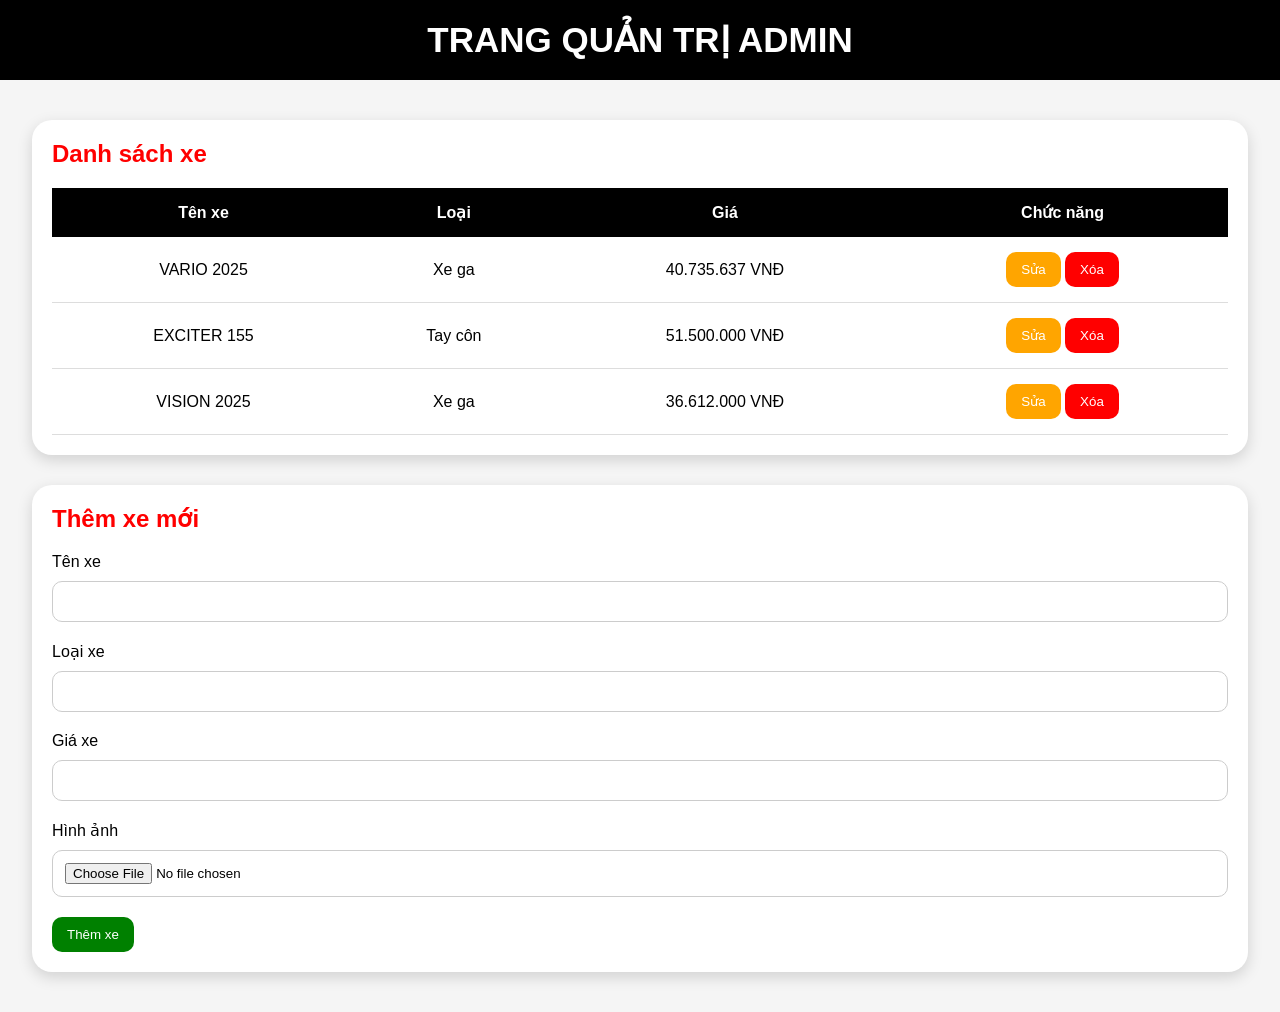
<file: admin.html>
<!DOCTYPE html>
<html lang="vi">
<head>
    <meta charset="UTF-8">
    <meta name="viewport" content="width=device-width, initial-scale=1.0">
    <title>Trang Admin</title>
    <style>
        *{
            margin: 0;
            padding: 0;
            box-sizing: border-box;
            font-family: Arial, Helvetica, sans-serif;
        }
        body{
            background: #f5f5f5;
        }
        .admin-header{
            width: 100%;
            background: black;
            color: white;
            padding: 20px;
            text-align: center;
        }
        .admin-header h1{
            font-size: 35px;
        }
        .admin-container{
            width: 95%;
            margin: 40px auto;
        }
        .admin-card{
            background: white;
            padding: 20px;
            border-radius: 20px;
            box-shadow: 0 5px 15px rgba(0,0,0,0.15);
            margin-bottom: 30px;
        }
        .admin-card h2{
            margin-bottom: 20px;
            color: red;
        }
        table{
            width: 100%;
            border-collapse: collapse;
        }

        table th{
            background: black;
            color: white;
            padding: 15px;
        }

        table td{
            padding: 15px;
            text-align: center;
            border-bottom: 1px solid #ddd;
        }
        button{
            padding: 10px 15px;
            border: none;
            border-radius: 10px;
            cursor: pointer;
            color: white;
            transition: 0.3s;
        }
        .edit{
            background: orange;
        }

        .delete{
            background: red;
        }
        button:hover{
            transform: scale(1.05);
        }
        .form-group{
            margin-bottom: 20px;
        }

        .form-group label{
            display: block;
            margin-bottom: 10px;
        }
        .form-group input{
            width: 100%;
            padding: 12px;
            border: 1px solid #ccc;
            border-radius: 10px;
        }
        .add-btn{
            background: green;
        }

    </style>
</head>
<body>
    <div class="admin-header">
        <h1>TRANG QUẢN TRỊ ADMIN</h1>
    </div>
    <div class="admin-container">
        <div class="admin-card">
            <h2>Danh sách xe</h2>
            <table>
                <tr>
                    <th>Tên xe</th>
                    <th>Loại</th>
                    <th>Giá</th>
                    <th>Chức năng</th>
                </tr>
                <tr>
                    <td>VARIO 2025</td>
                    <td>Xe ga</td>
                    <td>40.735.637 VNĐ</td>
                    <td>
                        <button class="edit">Sửa</button>
                        <button class="delete">Xóa</button>
                    </td>
                </tr>
                <tr>
                    <td>EXCITER 155</td>
                    <td>Tay côn</td>
                    <td>51.500.000 VNĐ</td>
                    <td>
                        <button class="edit">Sửa</button>
                        <button class="delete">Xóa</button>
                    </td>
                </tr>
                <tr>
                    <td>VISION 2025</td>
                    <td>Xe ga</td>
                    <td>36.612.000 VNĐ</td>
                    <td>
                        <button class="edit">Sửa</button>
                        <button class="delete">Xóa</button>
                    </td>
                </tr>
            </table>
        </div>
        <div class="admin-card">
            <h2>Thêm xe mới</h2>
            <div class="form-group">
                <label>Tên xe</label>
                <input type="text">
            </div>
            <div class="form-group">
                <label>Loại xe</label>
                <input type="text">
            </div>
            <div class="form-group">
                <label>Giá xe</label>
                <input type="text">
            </div>
            <div class="form-group">
                <label>Hình ảnh</label>
                <input type="file">
            </div>
            <button class="add-btn">Thêm xe</button>
        </div>
    </div>
</body>
</html>
</file>
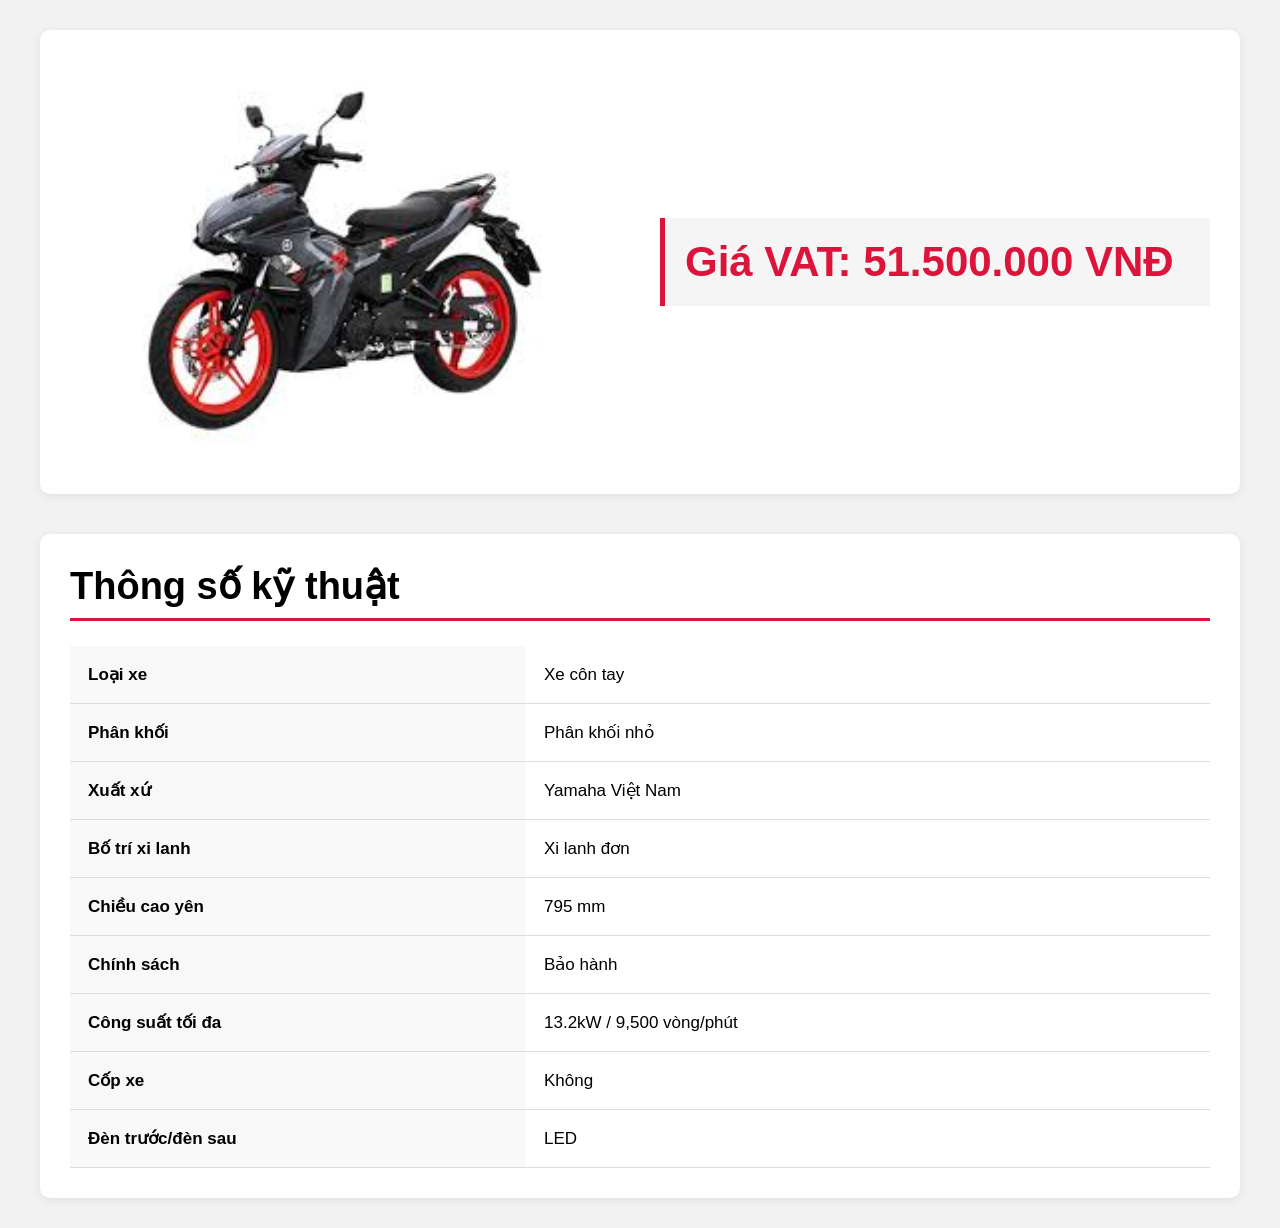
<file: exciter.html>
<!DOCTYPE html>
<html lang="vi">
<head>
  <meta charset="UTF-8">
  <meta name="viewport" content="width=device-width, initial-scale=1.0">
  <title>Chi tiết xe máy exciter</title>
  <style>
   *{
  margin:0;
  padding:0;
  box-sizing:border-box;
  font-family:Arial, Helvetica, sans-serif;
}
body{
  background:#f2f2f2;
  padding:30px;
}
.container{
  max-width:1200px;
  margin:auto;
}
.product-box{
  background:#fff;
  border-radius:10px;
  padding:30px;
  display:flex;
  gap:40px;
  align-items:center;
  box-shadow:0 2px 10px rgba(0,0,0,0.08);
}
.product-image{
  flex:1;
  text-align:center;
}
.product-image img{
  width:100%;
  max-width:500px;
}
.product-info{
  flex:1;
}
.price-box{
  background:#f5f5f5;
  border-left:5px solid crimson;
  padding:20px;
}
.new-price{
  color:crimson;
  font-size:42px;
  font-weight:bold;
}
.specs{
  margin-top:40px;
  background:#fff;
  border-radius:10px;
  padding:30px;
  box-shadow:0 2px 10px rgba(0,0,0,0.08);
}
.specs h2{
  font-size:38px;
  margin-bottom:25px;
  padding-bottom:10px;
  border-bottom:3px solid crimson;
}
table{
  width:100%;
  border-collapse:collapse;
}
td{
  padding:18px;
  border-bottom:1px solid #ddd;
  font-size:17px;
}
td:first-child{
  width:40%;
  background:#f8f8f8;
  font-weight:bold;
}
  </style>
</head>
<body>
  <div class="container">
    <div class="product-box">

      <div class="product-image">
        <img src="./images (1).jfif" alt="exciter">
      </div>
      <div class="product-info">
        <div class="price-box">
          <div class="new-price">
            Giá VAT: 51.500.000 VNĐ
          </div>
        </div>
      </div>
    </div>
    <div class="specs">
  <h2>Thông số kỹ thuật</h2>
  <table>
    <tr>
      <td>Loại xe</td>
      <td>Xe côn tay</td>
    </tr>
    <tr>
      <td>Phân khối</td>
      <td>Phân khối nhỏ</td>
    </tr>
    <tr>
      <td>Xuất xứ</td>
      <td>Yamaha Việt Nam</td>
    </tr>
    <tr>
      <td>Bố trí xi lanh</td>
      <td>Xi lanh đơn</td>
    </tr>
    <tr>
      <td>Chiều cao yên</td>
      <td>795 mm</td>
    </tr>
    <tr>
      <td>Chính sách</td>
      <td>Bảo hành</td>
    </tr>
    <tr>
      <td>Công suất tối đa</td>
      <td>13.2kW / 9,500 vòng/phút</td>
    </tr>
    <tr>
      <td>Cốp xe</td>
      <td>Không</td>
    </tr>
    <tr>
      <td>Đèn trước/đèn sau</td>
      <td>LED</td>
    </tr>
  </table>
</div>
    </div>
  </div>
</body>
</html>
</file>
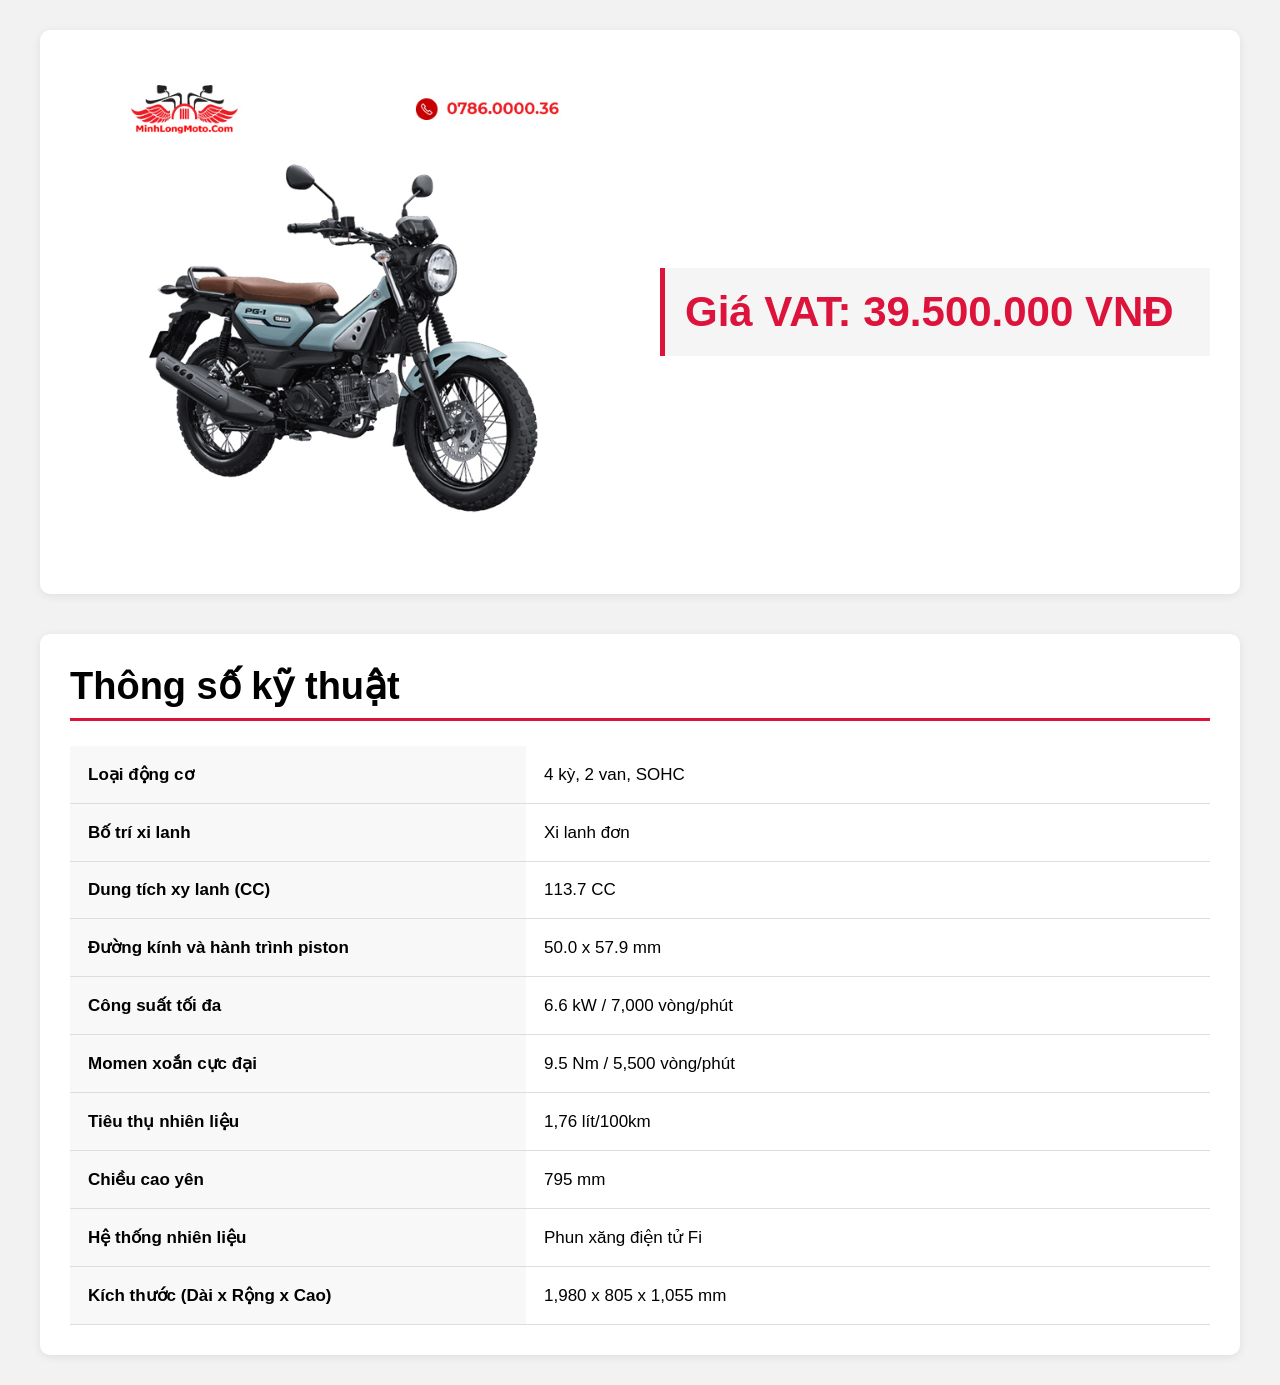
<file: pg1.html>
<!DOCTYPE html>
<html lang="vi">
<head>
  <meta charset="UTF-8">
  <meta name="viewport" content="width=device-width, initial-scale=1.0">
  <title>Chi tiết xe máy YamahaPG-1</title>
  <style>
   *{
  margin:0;
  padding:0;
  box-sizing:border-box;
  font-family:Arial, Helvetica, sans-serif;
}
body{
  background:#f2f2f2;
  padding:30px;
}
.container{
  max-width:1200px;
  margin:auto;
}
.product-box{
  background:#fff;
  border-radius:10px;
  padding:30px;
  display:flex;
  gap:40px;
  align-items:center;
  box-shadow:0 2px 10px rgba(0,0,0,0.08);
}
.product-image{
  flex:1;
  text-align:center;
}
.product-image img{
  width:100%;
  max-width:500px;
}
.product-info{
  flex:1;
}
.price-box{
  background:#f5f5f5;
  border-left:5px solid crimson;
  padding:20px;
}
.new-price{
  color:crimson;
  font-size:42px;
  font-weight:bold;
}
.specs{
  margin-top:40px;
  background:#fff;
  border-radius:10px;
  padding:30px;
  box-shadow:0 2px 10px rgba(0,0,0,0.08);
}
.specs h2{
  font-size:38px;
  margin-bottom:25px;
  padding-bottom:10px;
  border-bottom:3px solid crimson;
}
table{
  width:100%;
  border-collapse:collapse;
}
td{
  padding:18px;
  border-bottom:1px solid #ddd;
  font-size:17px;
}
td:first-child{
  width:40%;
  background:#f8f8f8;
  font-weight:bold;
}
  </style>
</head>
<body>
  <div class="container">
    <div class="product-box">
      <div class="product-image">
        <img src="./pg1-bns3-xanh-den-bac.jpg" alt="YamahaPG-1">
      </div>
      <div class="product-info">
        <div class="price-box">
          <div class="new-price">
            Giá VAT: 39.500.000 VNĐ
          </div>
        </div>
      </div>
    </div>
    <div class="specs">
  <h2>Thông số kỹ thuật</h2>
  <table>
    <tr>
      <td>Loại động cơ</td>
      <td>4 kỳ, 2 van, SOHC</td>
    </tr>
    <tr>
      <td>Bố trí xi lanh</td>
      <td>Xi lanh đơn</td>
    </tr>
    <tr>
      <td>Dung tích xy lanh (CC)</td>
      <td>113.7 CC</td>
    </tr>
    <tr>
      <td>Đường kính và hành trình piston</td>
      <td>50.0 x 57.9 mm</td>
    </tr>
    <tr>
      <td>Công suất tối đa</td>
      <td>6.6 kW / 7,000 vòng/phút</td>
    </tr>
    <tr>
      <td>Momen xoắn cực đại</td>
      <td>9.5 Nm / 5,500 vòng/phút</td>
    </tr>
    <tr>
      <td>Tiêu thụ nhiên liệu</td>
      <td>1,76 lít/100km</td>
    </tr>
    <tr>
      <td>Chiều cao yên</td>
      <td>795 mm</td>
    </tr>
    <tr>
      <td>Hệ thống nhiên liệu</td>
      <td>Phun xăng điện tử Fi</td>
    </tr>
    <tr>
      <td>Kích thước (Dài x Rộng x Cao)</td>
      <td>1,980 x 805 x 1,055 mm</td>
    </tr>
  </table>
</div>
</div>
</div>
</body>
</html>
</file>
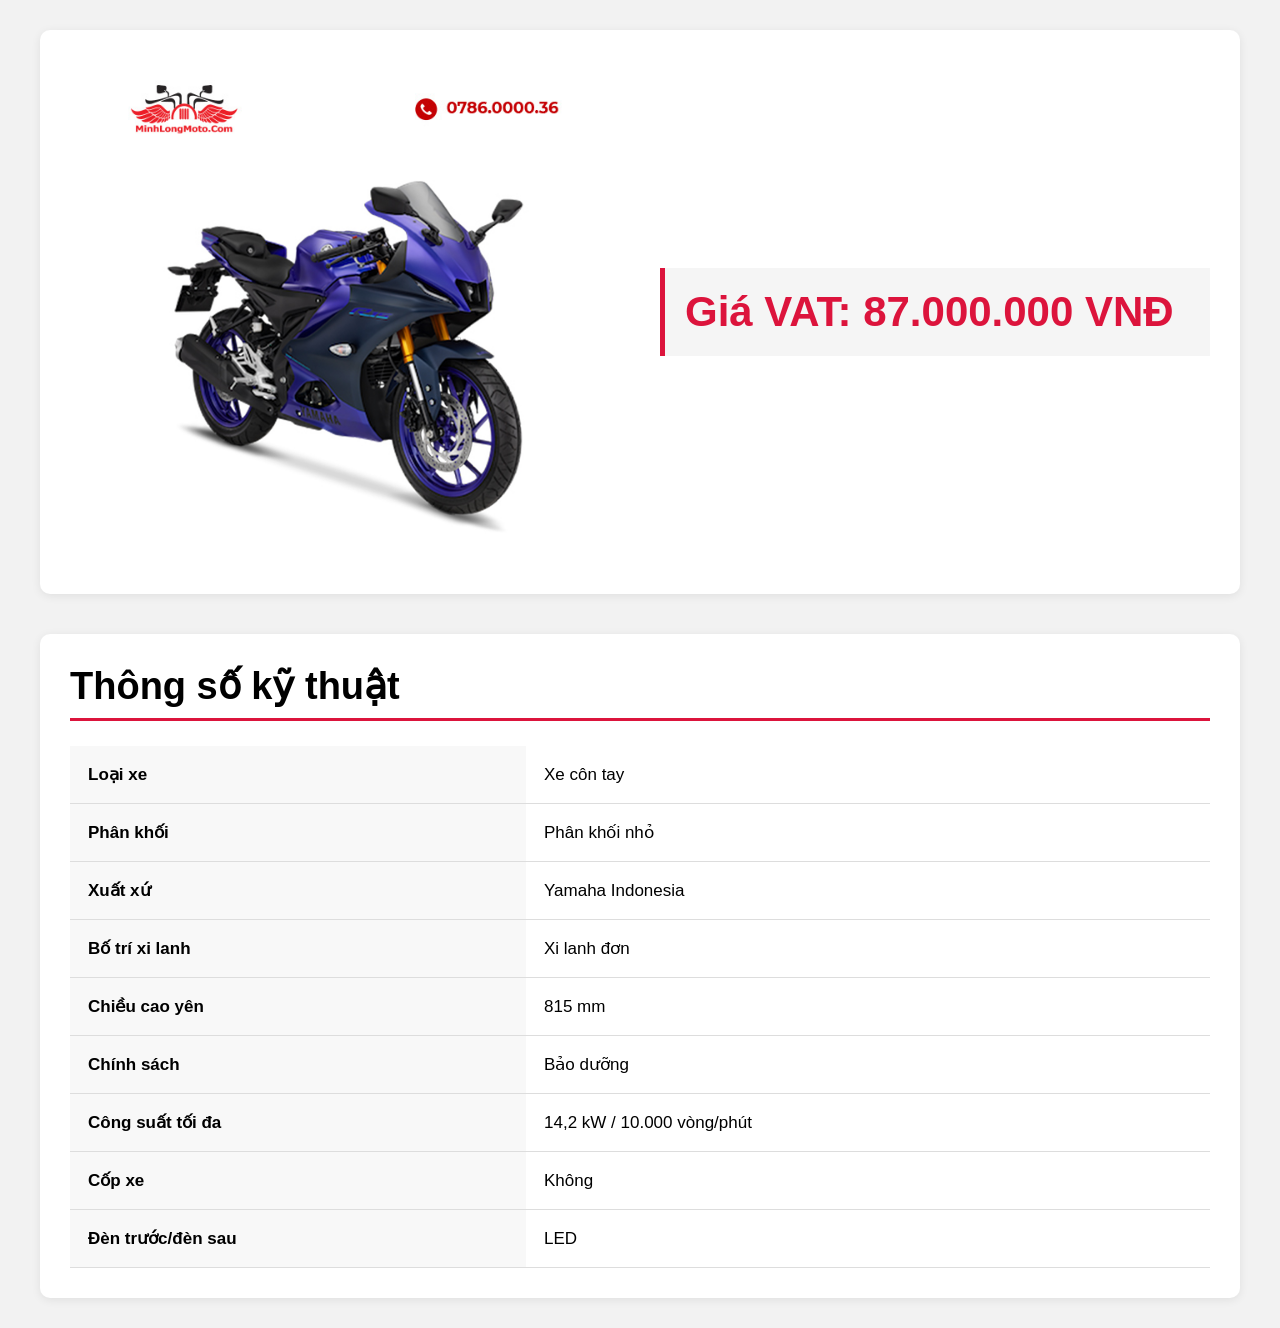
<file: R15.html>
<!DOCTYPE html>
<html lang="vi">
<head>
  <meta charset="UTF-8">
  <meta name="viewport" content="width=device-width, initial-scale=1.0">
  <title>Chi tiết xe máy YAMAHAR15V4</title>
  <style>
  *{
  margin:0;
  padding:0;
  box-sizing:border-box;
  font-family:Arial, Helvetica, sans-serif;
}
body{
  background:#f2f2f2;
  padding:30px;
}
.container{
  max-width:1200px;
  margin:auto;
}
.product-box{
  background:#fff;
  border-radius:10px;
  padding:30px;
  display:flex;
  gap:40px;
  align-items:center;
  box-shadow:0 2px 10px rgba(0,0,0,0.08);
}
.product-image{
  flex:1;
  text-align:center;
}
.product-image img{
  width:100%;
  max-width:500px;
}
.product-info{
  flex:1;
}
.price-box{
  background:#f5f5f5;
  border-left:5px solid crimson;
  padding:20px;
}
.new-price{
  color:crimson;
  font-size:42px;
  font-weight:bold;
}
.specs{
  margin-top:40px;
  background:#fff;
  border-radius:10px;
  padding:30px;
  box-shadow:0 2px 10px rgba(0,0,0,0.08);
}
.specs h2{
  font-size:38px;
  margin-bottom:25px;
  padding-bottom:10px;
  border-bottom:3px solid crimson;
}
table{
  width:100%;
  border-collapse:collapse;
}
td{
  padding:18px;
  border-bottom:1px solid #ddd;
  font-size:17px;
}
td:first-child{
  width:40%;
  background:#f8f8f8;
  font-weight:bold;
}
  </style>
</head>
<body>
  <div class="container">
    <div class="product-box">

      <div class="product-image">
        <img src="./yamaha-r15v4-bnd1-xanh.jpg" alt="YAMAHAR15V4">
      </div>
      <div class="product-info">
        <div class="price-box">
          <div class="new-price">
            Giá VAT:  87.000.000 VNĐ
          </div>
        </div>
      </div>
    </div>
    <div class="specs">
  <h2>Thông số kỹ thuật</h2>
  <table>
    <tr>
      <td>Loại xe</td>
      <td>Xe côn tay</td>
    </tr>
    <tr>
      <td>Phân khối</td>
      <td>Phân khối nhỏ</td>
    </tr>
    <tr>
      <td>Xuất xứ</td>
      <td>Yamaha Indonesia</td>
    </tr>
    <tr>
      <td>Bố trí xi lanh</td>
      <td>Xi lanh đơn</td>
    </tr>
    <tr>
      <td>Chiều cao yên</td>
      <td>815 mm</td>
    </tr>
    <tr>
      <td>Chính sách</td>
      <td>Bảo dưỡng</td>
    </tr>
    <tr>
      <td>Công suất tối đa</td>
      <td>14,2 kW / 10.000 vòng/phút</td>
    </tr>
    <tr>
      <td>Cốp xe</td>
      <td>Không</td>
    </tr>
    <tr>
      <td>Đèn trước/đèn sau</td>
      <td>LED</td>
    </tr>
  </table>
</div>
  </div>
</body>
</html>
</file>
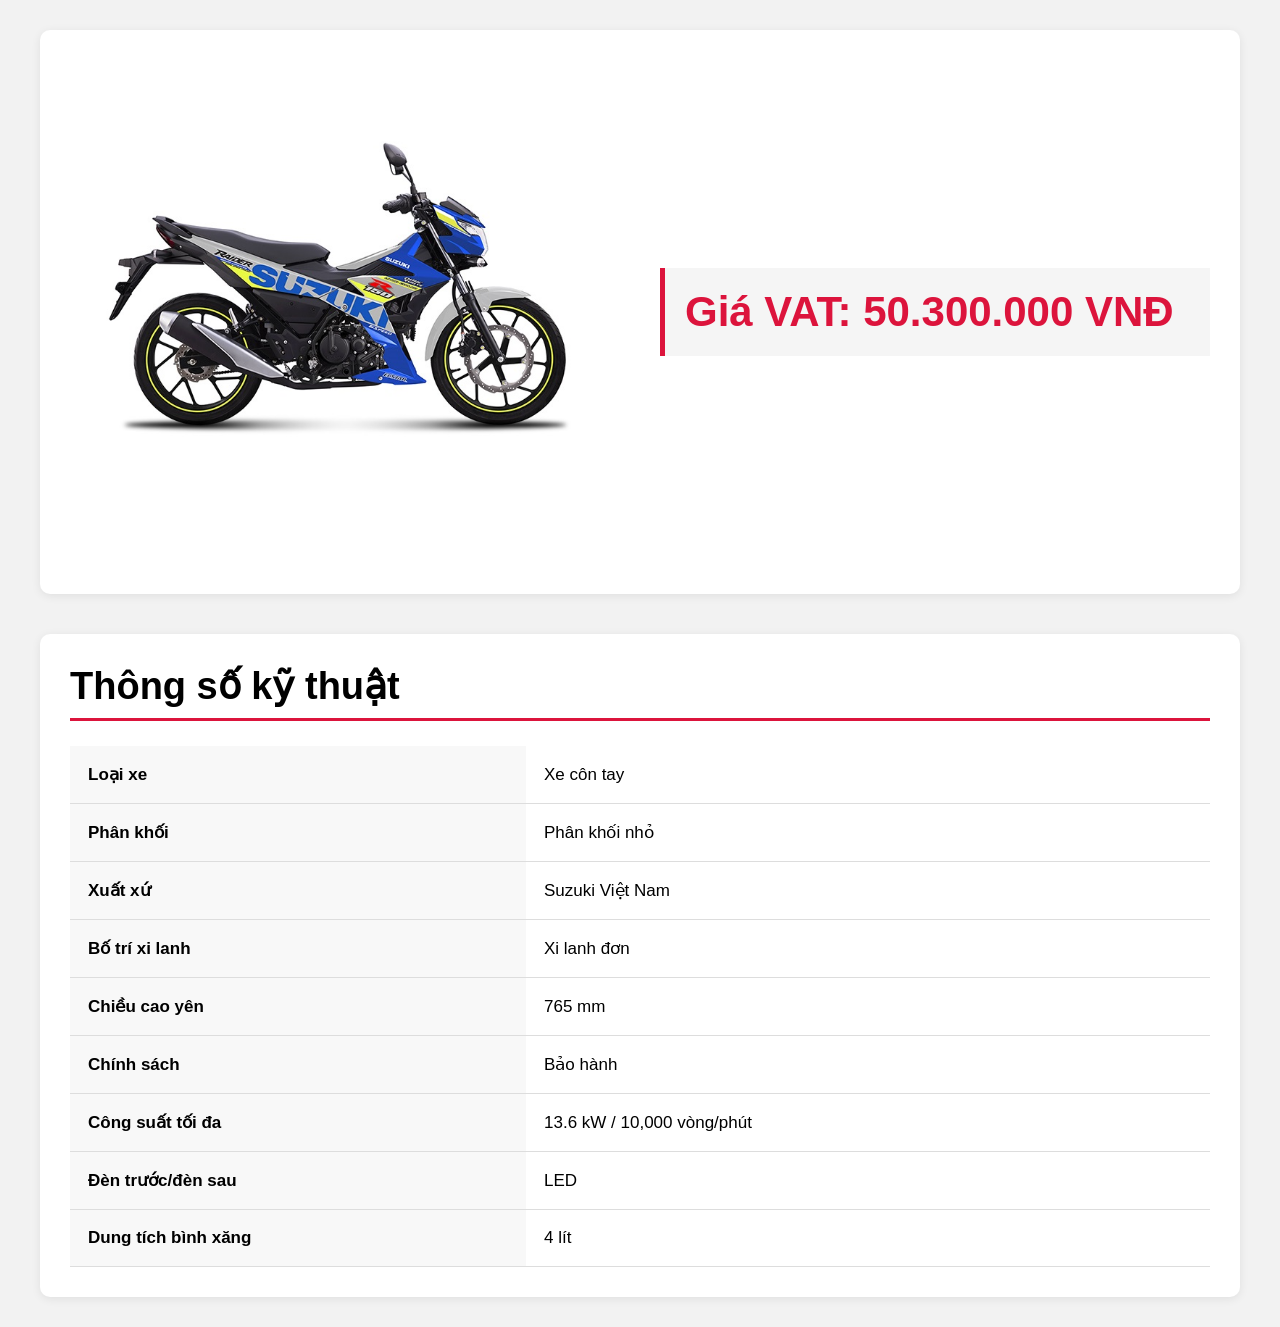
<file: raider.html>
<!DOCTYPE html>
<html lang="vi">
<head>
  <meta charset="UTF-8">
  <meta name="viewport" content="width=device-width, initial-scale=1.0">
  <title>Chi tiết xe máy raider</title>
  <style>
    *{
  margin:0;
  padding:0;
  box-sizing:border-box;
  font-family:Arial, Helvetica, sans-serif;
}
body{
  background:#f2f2f2;
  padding:30px;
}
.container{
  max-width:1200px;
  margin:auto;
}
.product-box{
  background:#fff;
  border-radius:10px;
  padding:30px;
  display:flex;
  gap:40px;
  align-items:center;
  box-shadow:0 2px 10px rgba(0,0,0,0.08);
}
.product-image{
  flex:1;
  text-align:center;
}
.product-image img{
  width:100%;
  max-width:500px;
}
.product-info{
  flex:1;
}
.price-box{
  background:#f5f5f5;
  border-left:5px solid crimson;
  padding:20px;
}
.new-price{
  color:crimson;
  font-size:42px;
  font-weight:bold;
}
.specs{
  margin-top:40px;
  background:#fff;
  border-radius:10px;
  padding:30px;
  box-shadow:0 2px 10px rgba(0,0,0,0.08);
}
.specs h2{
  font-size:38px;
  margin-bottom:25px;
  padding-bottom:10px;
  border-bottom:3px solid crimson;
}
table{
  width:100%;
  border-collapse:collapse;
}
td{
  padding:18px;
  border-bottom:1px solid #ddd;
  font-size:17px;
}
td:first-child{
  width:40%;
  background:#f8f8f8;
  font-weight:bold;
}
  </style>
</head>
<body>
  <div class="container">
    <div class="product-box">

      <div class="product-image">
        <img src="./raider-homepage-thumbnail.jpg" alt="raider">
      </div>
      <div class="product-info">
        <div class="price-box">
          <div class="new-price">
            Giá VAT: 50.300.000 VNĐ
          </div>
        </div>
      </div>
    </div>
        <div class="specs">
  <h2>Thông số kỹ thuật</h2>
  <table>
    <tr>
      <td>Loại xe</td>
      <td>Xe côn tay</td>
    </tr>
    <tr>
      <td>Phân khối</td>
      <td>Phân khối nhỏ</td>
    </tr>
    <tr>
      <td>Xuất xứ</td>
      <td>Suzuki Việt Nam</td>
    </tr>
    <tr>
      <td>Bố trí xi lanh</td>
      <td>Xi lanh đơn</td>
    </tr>
    <tr>
      <td>Chiều cao yên</td>
      <td>765 mm</td>
    </tr>
    <tr>
      <td>Chính sách</td>
      <td>Bảo hành</td>
    </tr>
    <tr>
      <td>Công suất tối đa</td>
      <td>13.6 kW / 10,000 vòng/phút</td>
    </tr>
    <tr>
      <td>Đèn trước/đèn sau</td>
      <td>LED</td>
    </tr>
    <tr>
      <td>Dung tích bình xăng</td>
      <td>4 lít</td>
    </tr>
  </table>
</div>
    </div>
  </div>
</body>
</html>
</file>
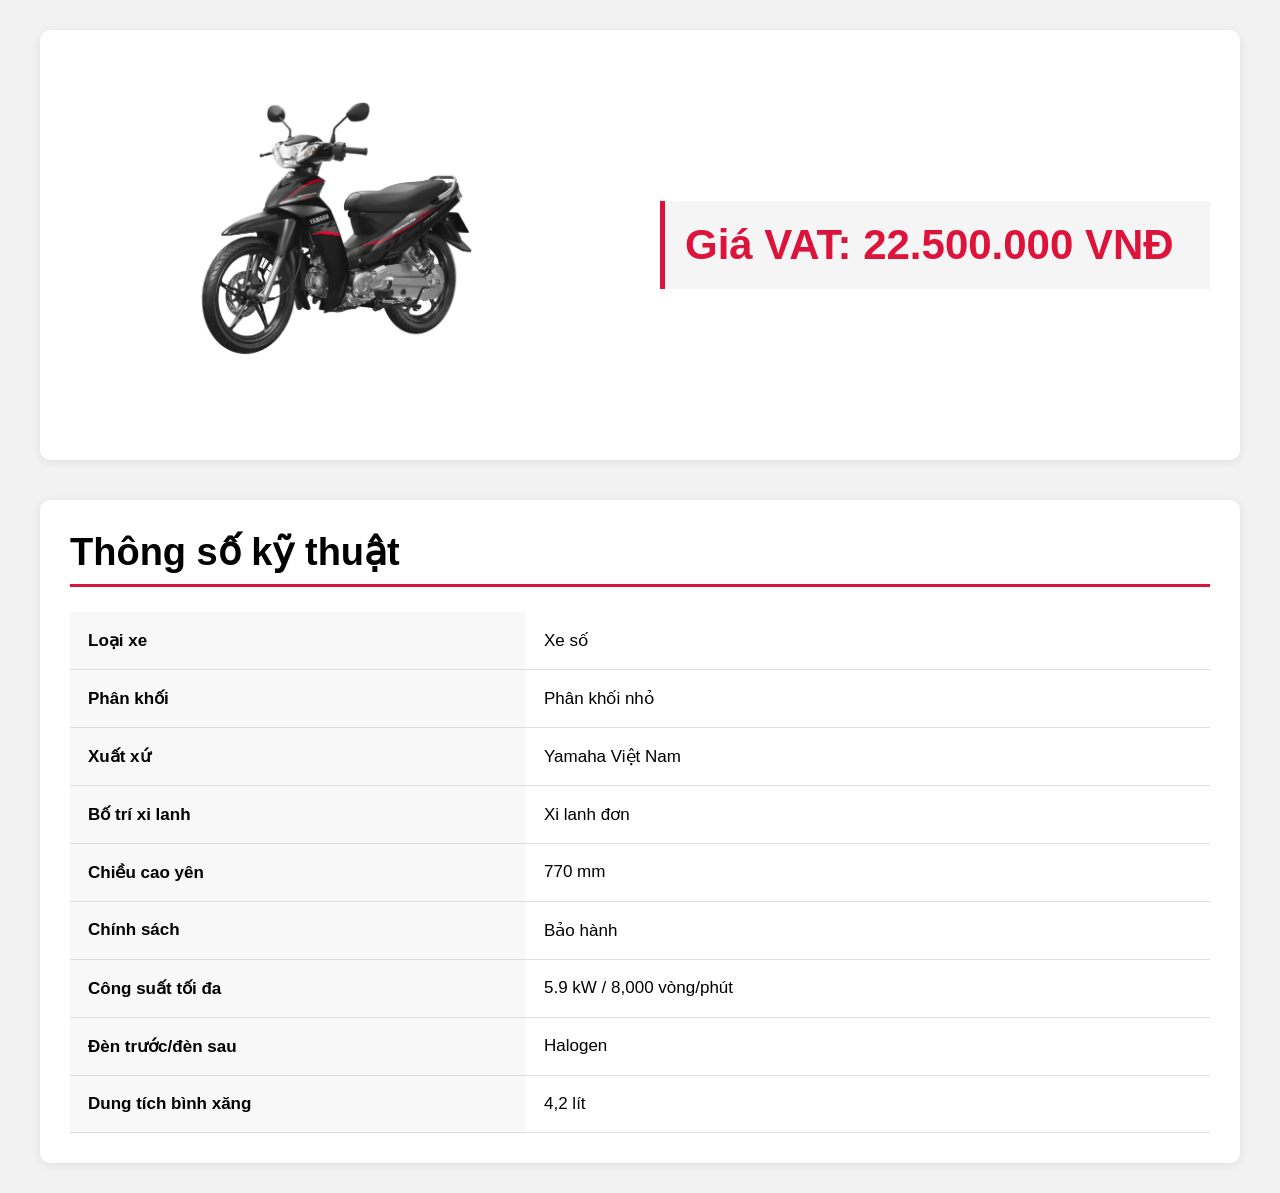
<file: sirius.html>
<!DOCTYPE html>
<html lang="vi">
<head>
  <meta charset="UTF-8">
  <meta name="viewport" content="width=device-width, initial-scale=1.0">
  <title>Chi tiết xe máy sirius</title>
  <style>
   *{
  margin:0;
  padding:0;
  box-sizing:border-box;
  font-family:Arial, Helvetica, sans-serif;
}
body{
  background:#f2f2f2;
  padding:30px;
}
.container{
  max-width:1200px;
  margin:auto;
}
.product-box{
  background:#fff;
  border-radius:10px;
  padding:30px;
  display:flex;
  gap:40px;
  align-items:center;
  box-shadow:0 2px 10px rgba(0,0,0,0.08);
}
.product-image{
  flex:1;
  text-align:center;
}
.product-image img{
  width:100%;
  max-width:500px;
}
.product-info{
  flex:1;
}
.price-box{
  background:#f5f5f5;
  border-left:5px solid crimson;
  padding:20px;
}
.new-price{
  color:crimson;
  font-size:42px;
  font-weight:bold;
}
.specs{
  margin-top:40px;
  background:#fff;
  border-radius:10px;
  padding:30px;
  box-shadow:0 2px 10px rgba(0,0,0,0.08);
}
.specs h2{
  font-size:38px;
  margin-bottom:25px;
  padding-bottom:10px;
  border-bottom:3px solid crimson;
}
table{
  width:100%;
  border-collapse:collapse;
}
td{
  padding:18px;
  border-bottom:1px solid #ddd;
  font-size:17px;
}
td:first-child{
  width:40%;
  background:#f8f8f8;
  font-weight:bold;
}
  </style>
</head>
<body>
  <div class="container">
    <div class="product-box">

      <div class="product-image">
        <img src="./Sirius_DenBong_VanhDuc-BGYF_Goc-4-1024x749.webp" alt=""sirius">
      </div>
      <div class="product-info">
        <div class="price-box">
          <div class="new-price">
            Giá VAT: 22.500.000 VNĐ
          </div>
        </div>
      </div>
    </div>
     <div class="specs">
  <h2>Thông số kỹ thuật</h2>
  <table>
    <tr>
      <td>Loại xe</td>
      <td>Xe số</td>
    </tr>
    <tr>
      <td>Phân khối</td>
      <td>Phân khối nhỏ</td>
    </tr>
    <tr>
      <td>Xuất xứ</td>
      <td>Yamaha Việt Nam</td>
    </tr>
    <tr>
      <td>Bố trí xi lanh</td>
      <td>Xi lanh đơn</td>
    </tr>
    <tr>
      <td>Chiều cao yên</td>
      <td>770 mm</td>
    </tr>
    <tr>
      <td>Chính sách</td>
      <td>Bảo hành</td>
    </tr>
    <tr>
      <td>Công suất tối đa</td>
      <td>5.9 kW / 8,000 vòng/phút</td>
    </tr>
    <tr>
      <td>Đèn trước/đèn sau</td>
      <td>Halogen</td>
    </tr>
    <tr>
      <td>Dung tích bình xăng</td>
      <td>4,2 lít</td>
    </tr>

  </table>
</div>
</div>
</body>
</html>
</file>
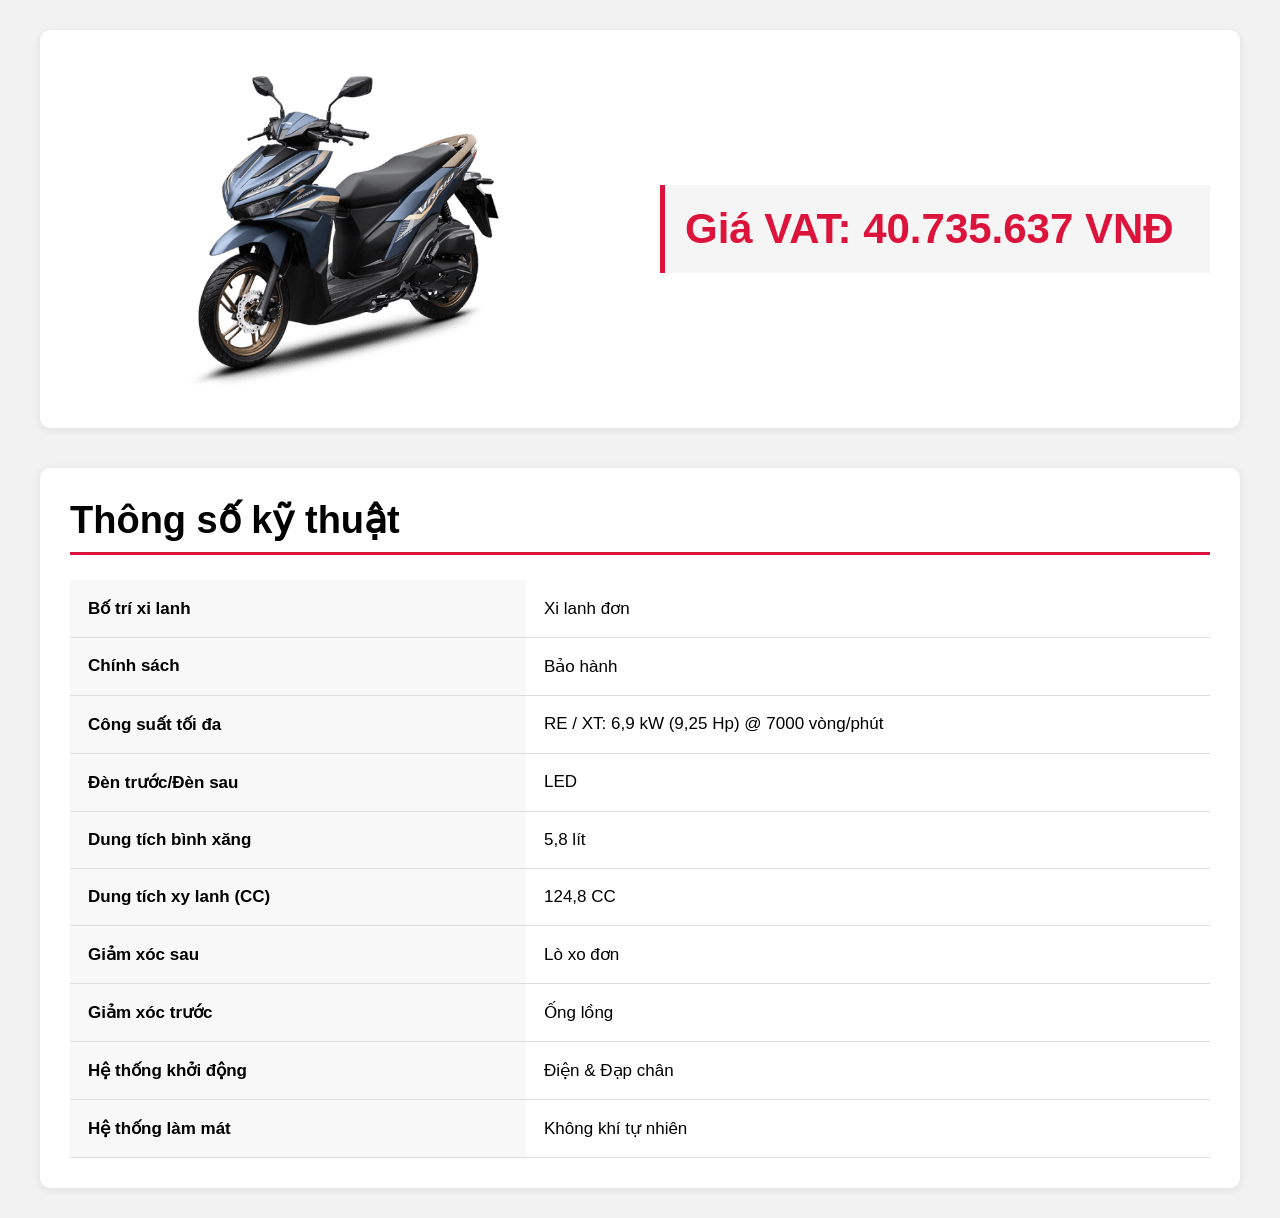
<file: vario.html>
<!DOCTYPE html>
<html lang="vi">
<head>
  <meta charset="UTF-8">
  <meta name="viewport" content="width=device-width, initial-scale=1.0">
  <title>Chi tiết xe máy vario</title>
  <style>
   *{
  margin:0;
  padding:0;
  box-sizing:border-box;
  font-family:Arial, Helvetica, sans-serif;
}
body{
  background:#f2f2f2;
  padding:30px;
}
.container{
  max-width:1200px;
  margin:auto;
}
.product-box{
  background:#fff;
  border-radius:10px;
  padding:30px;
  display:flex;
  gap:40px;
  align-items:center;
  box-shadow:0 2px 10px rgba(0,0,0,0.08);
}
.product-image{
  flex:1;
  text-align:center;
}
.product-image img{
  width:100%;
  max-width:500px;
}
.product-info{
  flex:1;
}
.price-box{
  background:#f5f5f5;
  border-left:5px solid crimson;
  padding:20px;
}
.new-price{
  color:crimson;
  font-size:42px;
  font-weight:bold;
}
.specs{
  margin-top:40px;
  background:#fff;
  border-radius:10px;
  padding:30px;
  box-shadow:0 2px 10px rgba(0,0,0,0.08);
}
.specs h2{
  font-size:38px;
  margin-bottom:25px;
  padding-bottom:10px;
  border-bottom:3px solid crimson;
}
table{
  width:100%;
  border-collapse:collapse;
}
td{
  padding:18px;
  border-bottom:1px solid #ddd;
  font-size:17px;
}
td:first-child{
  width:40%;
  background:#f8f8f8;
  font-weight:bold;
}
  </style>
</head>
<body>
  <div class="container">
    <div class="product-box">

      <div class="product-image">
        <img src="./1-768x513.png" alt="Vario">
      </div>
      <div class="product-info">
        <div class="price-box">
          <div class="new-price">
            Giá VAT: 40.735.637 VNĐ
          </div>
        </div>
      </div>
    </div>
    <div class="specs">
      <h2>Thông số kỹ thuật</h2>
      <table>
        <tr>
          <td>Bố trí xi lanh</td>
          <td>Xi lanh đơn</td>
        </tr>
        <tr>
          <td>Chính sách</td>
          <td>Bảo hành</td>
        </tr>
        <tr>
          <td>Công suất tối đa</td>
          <td>RE / XT: 6,9 kW (9,25 Hp) @ 7000 vòng/phút</td>
        </tr>
        <tr>
          <td>Đèn trước/Đèn sau</td>
          <td>LED</td>
        </tr>
        <tr>
          <td>Dung tích bình xăng</td>
          <td>5,8 lít</td>
        </tr>
        <tr>
          <td>Dung tích xy lanh (CC)</td>
          <td>124,8 CC</td>
        </tr>
        <tr>
          <td>Giảm xóc sau</td>
          <td>Lò xo đơn</td>
        </tr>
        <tr>
          <td>Giảm xóc trước</td>
          <td>Ống lồng</td>
        </tr>
        <tr>
          <td>Hệ thống khởi động</td>
          <td>Điện & Đạp chân</td>
        </tr>
        <tr>
          <td>Hệ thống làm mát</td>
          <td>Không khí tự nhiên</td>
        </tr>
      </table>
    </div>
  </div>
</body>
</html>
</file>
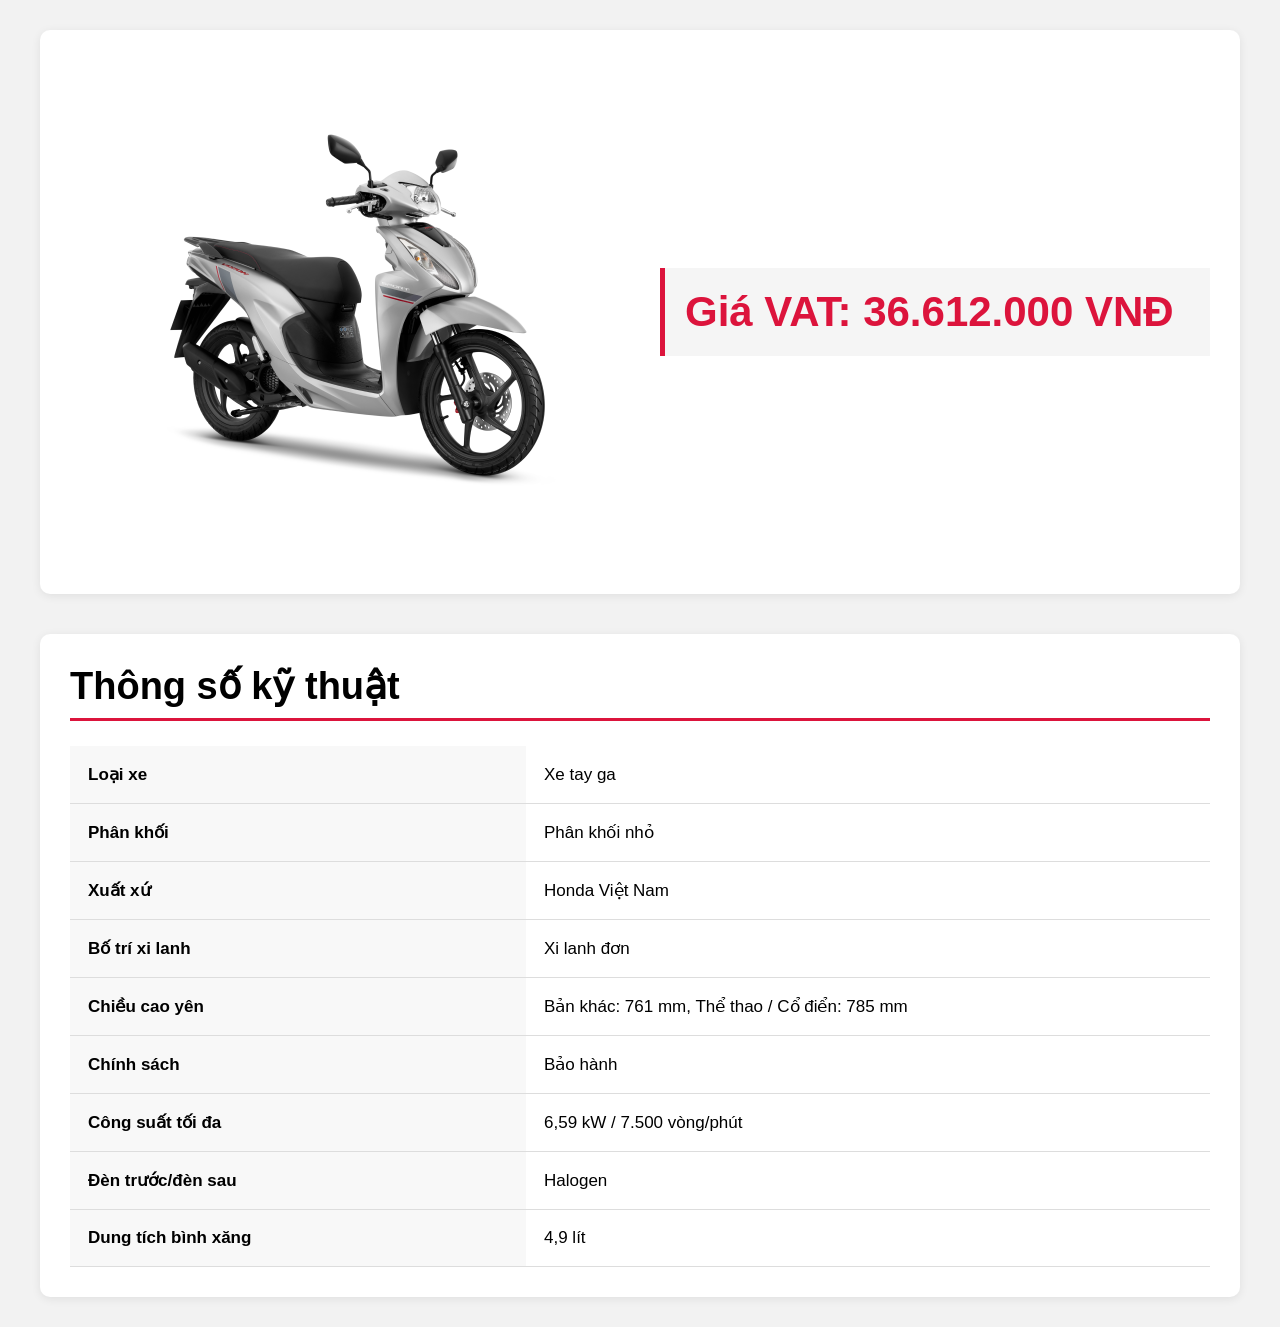
<file: vision.html>
<!DOCTYPE html>
<html lang="vi">
<head>
  <meta charset="UTF-8">
  <meta name="viewport" content="width=device-width, initial-scale=1.0">
  <title>Chi tiết xe máy vision</title>
  <style>
    *{
  margin:0;
  padding:0;
  box-sizing:border-box;
  font-family:Arial, Helvetica, sans-serif;
}
body{
  background:#f2f2f2;
  padding:30px;
}
.container{
  max-width:1200px;
  margin:auto;
}
.product-box{
  background:#fff;
  border-radius:10px;
  padding:30px;
  display:flex;
  gap:40px;
  align-items:center;
  box-shadow:0 2px 10px rgba(0,0,0,0.08);
}
.product-image{
  flex:1;
  text-align:center;
}
.product-image img{
  width:100%;
  max-width:500px;
}
.product-info{
  flex:1;
}
.price-box{
  background:#f5f5f5;
  border-left:5px solid crimson;
  padding:20px;
}
.new-price{
  color:crimson;
  font-size:42px;
  font-weight:bold;
}
.specs{
  margin-top:40px;
  background:#fff;
  border-radius:10px;
  padding:30px;
  box-shadow:0 2px 10px rgba(0,0,0,0.08);
}
.specs h2{
  font-size:38px;
  margin-bottom:25px;
  padding-bottom:10px;
  border-bottom:3px solid crimson;
}
table{
  width:100%;
  border-collapse:collapse;
}
td{
  padding:18px;
  border-bottom:1px solid #ddd;
  font-size:17px;
}
td:first-child{
  width:40%;
  background:#f8f8f8;
  font-weight:bold;
}
  </style>
</head>
<body>
  <div class="container">
    <div class="product-box">

      <div class="product-image">
        <img src="./ADSAASASA.png" alt="vision">
      </div>
      <div class="product-info">
        <div class="price-box">
          <div class="new-price">
            Giá VAT: 36.612.000 VNĐ
          </div>
        </div>
      </div>
    </div>
     <div class="specs">
  <h2>Thông số kỹ thuật</h2>
  <table>
    <tr>
      <td>Loại xe</td>
      <td>Xe tay ga</td>
    </tr>
    <tr>
      <td>Phân khối</td>
      <td>Phân khối nhỏ</td>
    </tr>
    <tr>
      <td>Xuất xứ</td>
      <td>Honda Việt Nam</td>
    </tr>
    <tr>
      <td>Bố trí xi lanh</td>
      <td>Xi lanh đơn</td>
    </tr>
    <tr>
      <td>Chiều cao yên</td>
      <td>Bản khác: 761 mm, Thể thao / Cổ điển: 785 mm</td>
    </tr>
    <tr>
      <td>Chính sách</td>
      <td>Bảo hành</td>
    </tr>
    <tr>
      <td>Công suất tối đa</td>
      <td>6,59 kW / 7.500 vòng/phút</td>
    </tr>
    <tr>
      <td>Đèn trước/đèn sau</td>
      <td>Halogen</td>
    </tr>
    <tr>
      <td>Dung tích bình xăng</td>
      <td>4,9 lít</td>
    </tr>
  </table>
  </div>
</div>
</body>
</html>
</file>
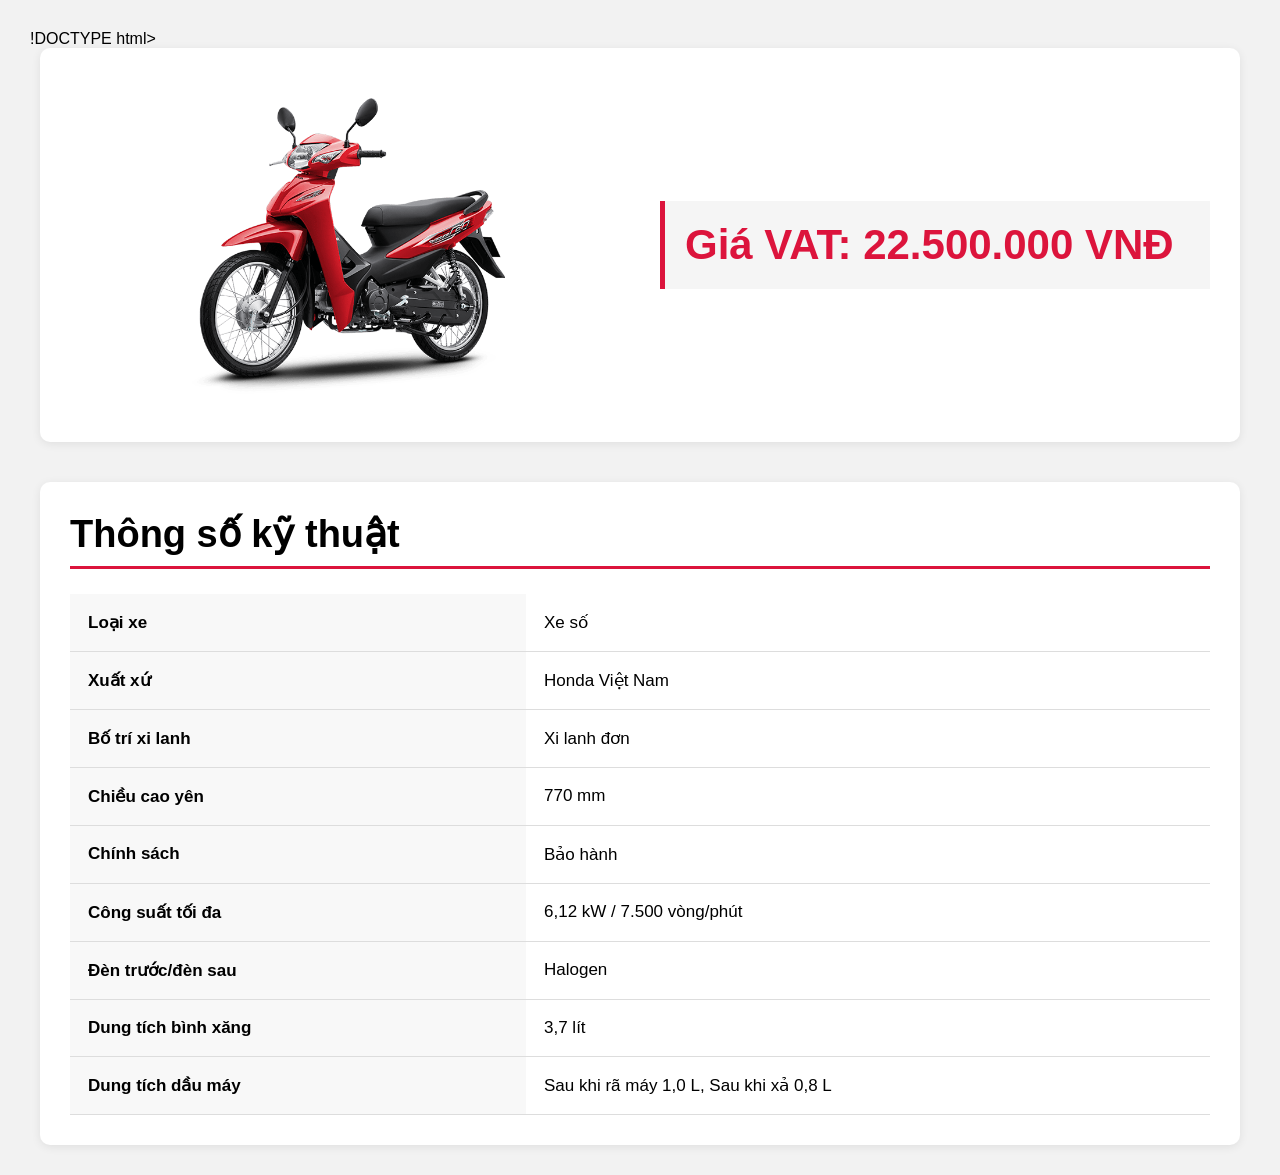
<file: wave.html>
!DOCTYPE html>
<html lang="vi">
<head>
  <meta charset="UTF-8">
  <meta name="viewport" content="width=device-width, initial-scale=1.0">
  <title>Chi tiết xe máy wave</title>
  <style>
  *{
  margin:0;
  padding:0;
  box-sizing:border-box;
  font-family:Arial, Helvetica, sans-serif;
}
body{
  background:#f2f2f2;
  padding:30px;
}
.container{
  max-width:1200px;
  margin:auto;
}
.product-box{
  background:#fff;
  border-radius:10px;
  padding:30px;
  display:flex;
  gap:40px;
  align-items:center;
  box-shadow:0 2px 10px rgba(0,0,0,0.08);
}
.product-image{
  flex:1;
  text-align:center;
}
.product-image img{
  width:100%;
  max-width:500px;
}
.product-info{
  flex:1;
}
.price-box{
  background:#f5f5f5;
  border-left:5px solid crimson;
  padding:20px;
}
.new-price{
  color:crimson;
  font-size:42px;
  font-weight:bold;
}
.specs{
  margin-top:40px;
  background:#fff;
  border-radius:10px;
  padding:30px;
  box-shadow:0 2px 10px rgba(0,0,0,0.08);
}
.specs h2{
  font-size:38px;
  margin-bottom:25px;
  padding-bottom:10px;
  border-bottom:3px solid crimson;
}
table{
  width:100%;
  border-collapse:collapse;
}
td{
  padding:18px;
  border-bottom:1px solid #ddd;
  font-size:17px;
}
td:first-child{
  width:40%;
  background:#f8f8f8;
  font-weight:bold;
}
  </style>
</head>
<body>
  <div class="container">
    <div class="product-box">

      <div class="product-image">
        <img src="./Wave-Alpha-TC-3.png.webp" alt="wave">
      </div>
      <div class="product-info">
        <div class="price-box">
          <div class="new-price">
            Giá VAT: 22.500.000 VNĐ
          </div>
        </div>
      </div>
    </div>
     <div class="specs">
  <h2>Thông số kỹ thuật</h2>
  <table>
    <tr>
      <td>Loại xe</td>
      <td>Xe số</td>
    </tr>
    <tr>
      <td>Xuất xứ</td>
      <td>Honda Việt Nam</td>
    </tr>
    <tr>
      <td>Bố trí xi lanh</td>
      <td>Xi lanh đơn</td>
    </tr>
    <tr>
      <td>Chiều cao yên</td>
      <td>770 mm</td>
    </tr>
    <tr>
      <td>Chính sách</td>
      <td>Bảo hành</td>
    </tr>
    <tr>
      <td>Công suất tối đa</td>
      <td>6,12 kW / 7.500 vòng/phút</td>
    </tr>
    <tr>
      <td>Đèn trước/đèn sau</td>
      <td>Halogen</td>
    </tr>
    <tr>
      <td>Dung tích bình xăng</td>
      <td>3,7 lít</td>
    </tr>
    <tr>
      <td>Dung tích dầu máy</td>
      <td>Sau khi rã máy 1,0 L, Sau khi xả 0,8 L</td>
    </tr>
  </table>
</div>
</div>
</body>
</html>
</file>
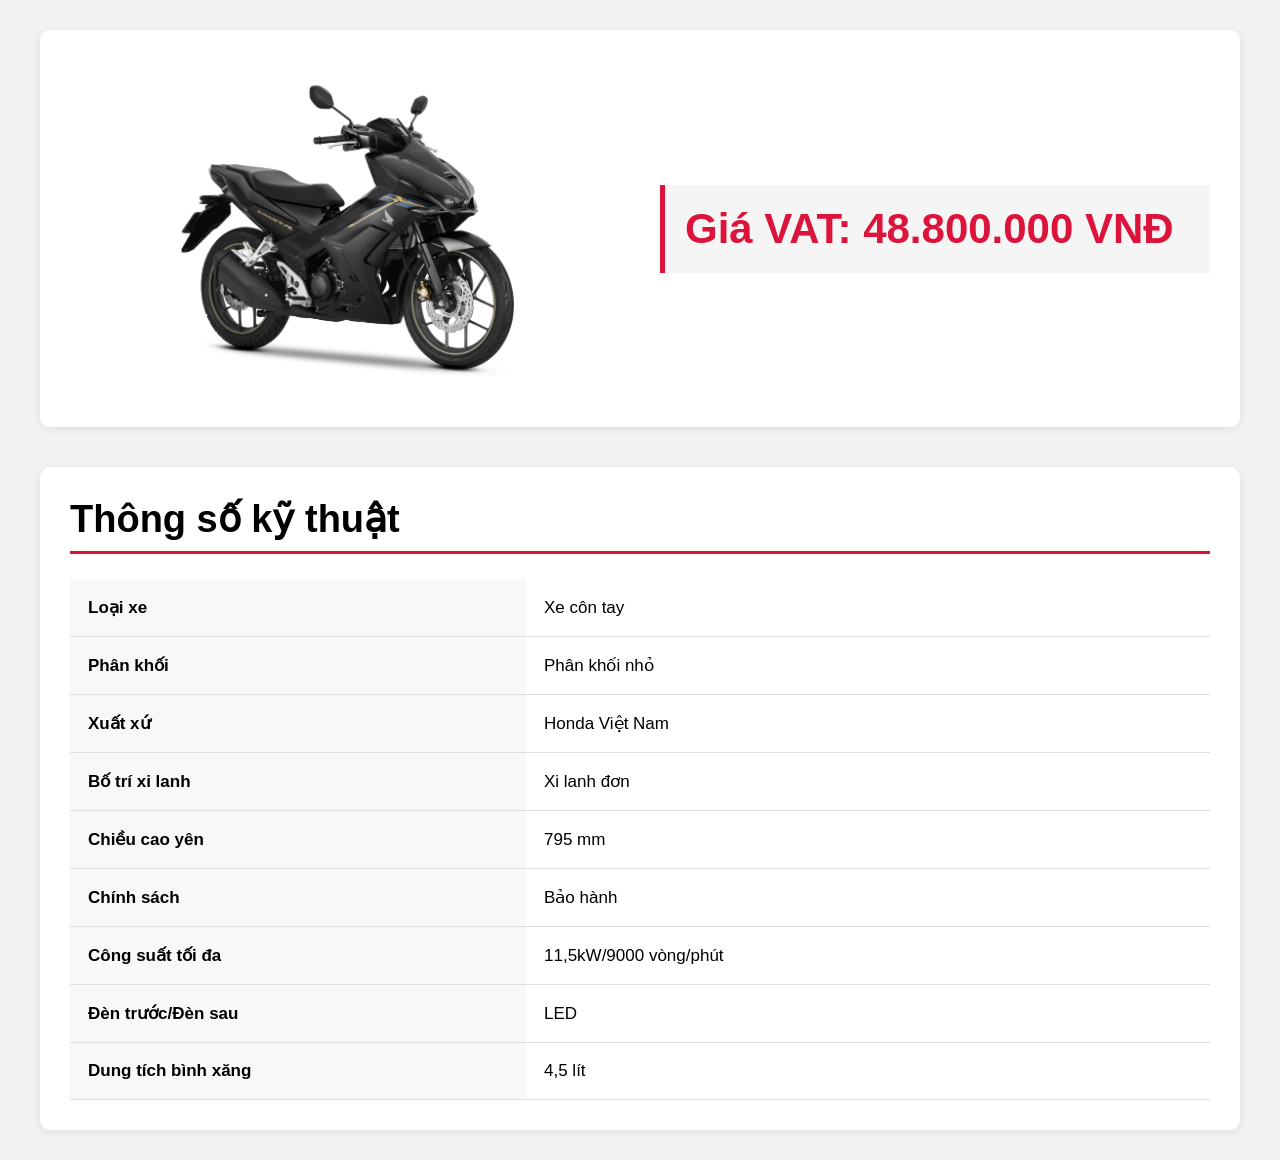
<file: winner.html>
<!DOCTYPE html>
<html lang="vi">
<head>
  <meta charset="UTF-8">
  <meta name="viewport" content="width=device-width, initial-scale=1.0">
  <title>Chi tiết xe máy winner</title>
  <style>
    *{
  margin:0;
  padding:0;
  box-sizing:border-box;
  font-family:Arial, Helvetica, sans-serif;
}
body{
  background:#f2f2f2;
  padding:30px;
}
.container{
  max-width:1200px;
  margin:auto;
}
.product-box{
  background:#fff;
  border-radius:10px;
  padding:30px;
  display:flex;
  gap:40px;
  align-items:center;
  box-shadow:0 2px 10px rgba(0,0,0,0.08);
}
.product-image{
  flex:1;
  text-align:center;
}
.product-image img{
  width:100%;
  max-width:500px;
}
.product-info{
  flex:1;
}
.price-box{
  background:#f5f5f5;
  border-left:5px solid crimson;
  padding:20px;
}
.new-price{
  color:crimson;
  font-size:42px;
  font-weight:bold;
}
.specs{
  margin-top:40px;
  background:#fff;
  border-radius:10px;
  padding:30px;
  box-shadow:0 2px 10px rgba(0,0,0,0.08);
}
.specs h2{
  font-size:38px;
  margin-bottom:25px;
  padding-bottom:10px;
  border-bottom:3px solid crimson;
}
table{
  width:100%;
  border-collapse:collapse;
}
td{
  padding:18px;
  border-bottom:1px solid #ddd;
  font-size:17px;
}
td:first-child{
  width:40%;
  background:#f8f8f8;
  font-weight:bold;
}
  </style>
</head>
<body>
  <div class="container">
    <div class="product-box">

      <div class="product-image">
        <img src="./db_den_12bce6b922f54a6caf8c08eaafbede64.png" alt="winner">
      </div>
      <div class="product-info">
        <div class="price-box">
          <div class="new-price">
            Giá VAT: 48.800.000 VNĐ
          </div>
        </div>
      </div>
    </div>
        <div class="specs">
  <h2>Thông số kỹ thuật</h2>
  <table>
    <tr>
      <td>Loại xe</td>
      <td>Xe côn tay</td>
    </tr>
    <tr>
      <td>Phân khối</td>
      <td>Phân khối nhỏ</td>
    </tr>
    <tr>
      <td>Xuất xứ</td>
      <td>Honda Việt Nam</td>
    </tr>
    <tr>
      <td>Bố trí xi lanh</td>
      <td>Xi lanh đơn</td>
    </tr>
    <tr>
      <td>Chiều cao yên</td>
      <td>795 mm</td>
    </tr>
    <tr>
      <td>Chính sách</td>
      <td>Bảo hành</td>
    </tr>
    <tr>
      <td>Công suất tối đa</td>
      <td>11,5kW/9000 vòng/phút</td>
    </tr>
    <tr>
      <td>Đèn trước/Đèn sau</td>
      <td>LED</td>
    </tr>
    <tr>
      <td>Dung tích bình xăng</td>
      <td>4,5 lít</td>
    </tr>
  </table>
</div>
    </div>
  </div>
</body>
</html>
</file>
